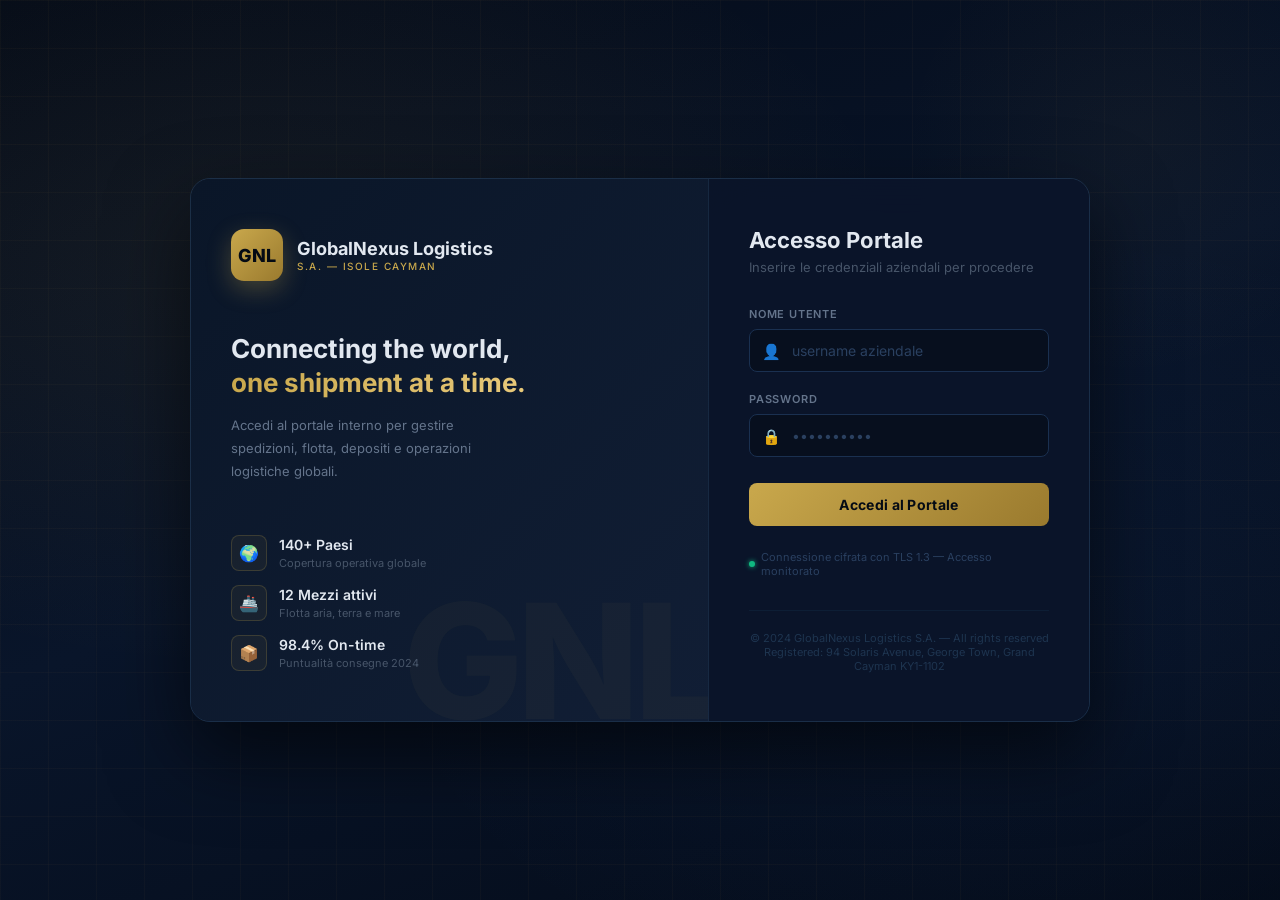
<file: index.html>
<!DOCTYPE html>
<html lang="it">
<head>
  <meta charset="UTF-8">
  <meta http-equiv="refresh" content="0; url=pages/login.html">
  <meta name="viewport" content="width=device-width, initial-scale=1.0">
  <title>GlobalNexus Logistics S.A.</title>
  <style>
    body { margin: 0; background: #080f1e; display: flex; align-items: center; justify-content: center; height: 100vh; font-family: sans-serif; color: #94a3b8; font-size: 14px; }
  </style>
</head>
<body>
  <p>Reindirizzamento in corso… <a href="pages/login.html" style="color:#c9a84c;">Clicca qui</a></p>
</body>
</html>
</file>
<file: css/main.css>
/* ============================================================
   GLOBALNEXUS LOGISTICS S.A. — MAIN STYLESHEET
   ============================================================ */

@import url('./fonts/inter.css');

/* ============================================================
   CSS VARIABLES
   ============================================================ */
:root {
  --bg-primary:      #080f1e;
  --bg-secondary:    #0d1a2e;
  --bg-surface:      #111e35;
  --bg-card:         #132040;
  --bg-sidebar:      #060d1a;
  --bg-hover:        #1a2d4a;
  --accent-gold:     #c9a84c;
  --accent-gold-lt:  #e8c97a;
  --accent-gold-dk:  #9a7a2e;
  --accent-blue:     #3b82f6;
  --text-primary:    #e2e8f0;
  --text-secondary:  #94a3b8;
  --text-muted:      #475569;
  --border:          #1a3050;
  --border-lt:       #2a4870;
  --success:         #10b981;
  --warning:         #f59e0b;
  --danger:          #ef4444;
  --info:            #3b82f6;
  --sidebar-w:       260px;
  --header-h:        64px;
  --ease:            0.2s ease;
  --radius:          10px;
  --shadow:          0 4px 24px rgba(0,0,0,0.45);
}

/* ============================================================
   RESET & BASE
   ============================================================ */
*, *::before, *::after { margin:0; padding:0; box-sizing:border-box; }

html, body {
  height: 100%;
  font-family: 'Inter', sans-serif;
  background: var(--bg-primary);
  color: var(--text-primary);
  font-size: 14px;
  line-height: 1.6;
  -webkit-font-smoothing: antialiased;
}

a { color: inherit; text-decoration: none; }

/* ============================================================
   LAYOUT
   ============================================================ */
.app-container {
  display: flex;
  min-height: 100vh;
}

/* ============================================================
   SIDEBAR
   ============================================================ */
.sidebar {
  width: var(--sidebar-w);
  background: var(--bg-sidebar);
  border-right: 1px solid var(--border);
  display: flex;
  flex-direction: column;
  position: fixed;
  top: 0; left: 0;
  height: 100vh;
  z-index: 100;
  transition: transform var(--ease);
  overflow-y: auto;
  overflow-x: hidden;
}

.sidebar::-webkit-scrollbar { width: 3px; }
.sidebar::-webkit-scrollbar-track { background: transparent; }
.sidebar::-webkit-scrollbar-thumb { background: var(--border); border-radius: 2px; }

/* Brand */
.sidebar-brand {
  padding: 20px 18px 16px;
  border-bottom: 1px solid var(--border);
  display: flex;
  align-items: center;
  gap: 12px;
  flex-shrink: 0;
  user-select: none;
}

.brand-logo {
  width: 40px; height: 40px;
  background: linear-gradient(135deg, var(--accent-gold), var(--accent-gold-dk));
  border-radius: 9px;
  display: flex; align-items: center; justify-content: center;
  font-size: 13px; font-weight: 800;
  color: #040a14;
  letter-spacing: -0.5px;
  flex-shrink: 0;
  box-shadow: 0 4px 12px rgba(201,168,76,0.25);
}

.brand-text { line-height: 1.2; }

.brand-name {
  font-size: 14px; font-weight: 700;
  color: var(--text-primary);
}

.brand-sub {
  font-size: 10px; font-weight: 500;
  color: var(--accent-gold);
  letter-spacing: 1.2px;
  text-transform: uppercase;
}

/* Navigation */
.sidebar-nav { flex: 1; padding: 10px; }

.nav-label {
  font-size: 10px; font-weight: 600;
  text-transform: uppercase; letter-spacing: 1.5px;
  color: var(--text-muted);
  padding: 14px 8px 5px;
  display: block;
}

.nav-link {
  display: flex; align-items: center; gap: 10px;
  padding: 9px 12px;
  border-radius: 7px;
  color: var(--text-secondary);
  font-size: 13.5px; font-weight: 500;
  transition: all var(--ease);
  margin-bottom: 2px;
  white-space: nowrap;
  border-left: 3px solid transparent;
}

.nav-link:hover {
  background: var(--bg-hover);
  color: var(--text-primary);
}

.nav-link.active {
  background: rgba(201,168,76,0.12);
  color: var(--accent-gold);
  border-left-color: var(--accent-gold);
}

.nav-icon { width: 20px; text-align: center; font-size: 15px; flex-shrink: 0; }

/* Footer */
.sidebar-footer {
  padding: 12px;
  border-top: 1px solid var(--border);
  flex-shrink: 0;
}

.logout-btn {
  width: 100%;
  display: flex; align-items: center; gap: 10px;
  padding: 9px 12px;
  background: transparent;
  border: 1px solid var(--border);
  border-radius: 7px;
  color: var(--text-secondary);
  font-family: 'Inter', sans-serif;
  font-size: 13px; font-weight: 500;
  cursor: pointer;
  transition: all var(--ease);
}

.logout-btn:hover {
  background: rgba(239,68,68,0.1);
  border-color: var(--danger);
  color: var(--danger);
}

/* ============================================================
   MAIN CONTENT
   ============================================================ */
.main-content {
  flex: 1;
  margin-left: var(--sidebar-w);
  display: flex;
  flex-direction: column;
  min-height: 100vh;
}

/* Top Header */
.top-header {
  height: var(--header-h);
  background: var(--bg-secondary);
  border-bottom: 1px solid var(--border);
  display: flex; align-items: center; justify-content: space-between;
  padding: 0 28px;
  position: sticky; top: 0; z-index: 90;
}

.header-left { display: flex; align-items: center; gap: 16px; }

.sidebar-toggle {
  display: none;
  background: none; border: none;
  color: var(--text-secondary);
  font-size: 20px; cursor: pointer;
  padding: 4px 8px; border-radius: 6px;
  transition: all var(--ease);
}

.sidebar-toggle:hover { background: var(--bg-hover); color: var(--text-primary); }

.page-title { font-size: 17px; font-weight: 600; }

.header-right { display: flex; align-items: center; gap: 12px; }

.status-indicator {
  display: flex; align-items: center; gap: 6px;
  font-size: 11px; color: var(--success);
}

.status-dot {
  width: 7px; height: 7px;
  border-radius: 50%;
  background: var(--success);
  box-shadow: 0 0 6px var(--success);
  animation: pulse-dot 2s ease-in-out infinite;
}

@keyframes pulse-dot {
  0%, 100% { opacity: 1; }
  50% { opacity: 0.5; }
}

.user-badge {
  display: flex; align-items: center; gap: 9px;
  padding: 5px 12px;
  background: var(--bg-surface);
  border: 1px solid var(--border);
  border-radius: 20px;
  cursor: default;
  transition: border-color var(--ease);
}

.user-badge:hover { border-color: var(--accent-gold); }

.user-avatar {
  width: 26px; height: 26px;
  background: linear-gradient(135deg, var(--accent-gold), var(--accent-gold-dk));
  border-radius: 50%;
  display: flex; align-items: center; justify-content: center;
  font-size: 11px; font-weight: 700;
  color: #040a14;
}

.user-name { font-size: 13px; font-weight: 500; }

/* ============================================================
   CONTENT BODY
   ============================================================ */
.content-body { flex: 1; padding: 28px; }

/* ============================================================
   CARDS
   ============================================================ */
.card {
  background: var(--bg-card);
  border: 1px solid var(--border);
  border-radius: var(--radius);
  overflow: hidden;
}

.card-header {
  padding: 16px 22px;
  border-bottom: 1px solid var(--border);
  display: flex; align-items: center; justify-content: space-between;
}

.card-title { font-size: 14px; font-weight: 600; }
.card-subtitle { font-size: 12px; color: var(--text-muted); margin-top: 2px; }

/* ============================================================
   STATS GRID
   ============================================================ */
.stats-grid {
  display: grid;
  grid-template-columns: repeat(auto-fill, minmax(180px, 1fr));
  gap: 16px;
  margin-bottom: 24px;
}

.stat-card {
  background: var(--bg-card);
  border: 1px solid var(--border);
  border-radius: var(--radius);
  padding: 20px;
  transition: all var(--ease);
}

.stat-card:hover {
  border-color: var(--accent-gold);
  transform: translateY(-2px);
  box-shadow: var(--shadow);
}

.stat-label {
  font-size: 10.5px; font-weight: 600;
  text-transform: uppercase; letter-spacing: 1px;
  color: var(--text-muted);
  margin-bottom: 10px;
}

.stat-value {
  font-size: 28px; font-weight: 700;
  line-height: 1;
  margin-bottom: 6px;
}

.stat-value.gold    { color: var(--accent-gold); }
.stat-value.success { color: var(--success); }
.stat-value.info    { color: var(--info); }
.stat-value.warning { color: var(--warning); }

.stat-desc { font-size: 11px; color: var(--text-muted); }

/* ============================================================
   TABLE TOOLBAR
   ============================================================ */
.table-toolbar {
  padding: 14px 20px;
  border-bottom: 1px solid var(--border);
  display: flex; align-items: center; justify-content: space-between;
  gap: 12px;
  flex-wrap: wrap;
}

.search-wrap { position: relative; }

.search-input {
  background: var(--bg-secondary);
  border: 1px solid var(--border);
  border-radius: 7px;
  padding: 8px 14px 8px 36px;
  color: var(--text-primary);
  font-family: 'Inter', sans-serif;
  font-size: 13px;
  width: 240px;
  transition: all var(--ease);
}

.search-input::placeholder { color: var(--text-muted); }

.search-input:focus {
  outline: none;
  border-color: var(--accent-gold);
  box-shadow: 0 0 0 3px rgba(201,168,76,0.1);
}

.search-icon {
  position: absolute; left: 11px; top: 50%;
  transform: translateY(-50%);
  font-size: 13px; color: var(--text-muted);
  pointer-events: none;
}

.record-count { font-size: 12px; color: var(--text-muted); }
.record-count strong { color: var(--text-secondary); }

/* ============================================================
   DATA TABLE
   ============================================================ */
.table-wrapper { overflow-x: auto; }

.data-table {
  width: 100%;
  border-collapse: collapse;
  font-size: 13.5px;
}

.data-table thead { background: var(--bg-secondary); }

.data-table thead th {
  padding: 11px 16px;
  text-align: left;
  font-size: 10.5px; font-weight: 600;
  text-transform: uppercase; letter-spacing: 0.8px;
  color: var(--text-muted);
  border-bottom: 1px solid var(--border);
  white-space: nowrap;
}

.data-table tbody tr {
  border-bottom: 1px solid var(--border);
  transition: background var(--ease);
}

.data-table tbody tr:hover { background: var(--bg-hover); }
.data-table tbody tr:last-child { border-bottom: none; }

.data-table tbody td {
  padding: 13px 16px;
  color: var(--text-secondary);
  vertical-align: middle;
}

.data-table tbody td:first-child {
  color: var(--text-primary);
  font-weight: 500;
  font-family: 'Courier New', monospace;
  font-size: 12px;
}

/* ============================================================
   BADGES
   ============================================================ */
.badge {
  display: inline-flex; align-items: center;
  padding: 3px 10px;
  border-radius: 20px;
  font-size: 11px; font-weight: 600;
  letter-spacing: 0.3px;
  white-space: nowrap;
}

.badge-success  { background: rgba(16,185,129,0.14); color: #10b981; border: 1px solid rgba(16,185,129,0.28); }
.badge-danger   { background: rgba(239,68,68,0.14);  color: #ef4444; border: 1px solid rgba(239,68,68,0.28);  }
.badge-warning  { background: rgba(245,158,11,0.14); color: #f59e0b; border: 1px solid rgba(245,158,11,0.28); }
.badge-info     { background: rgba(59,130,246,0.14); color: #3b82f6; border: 1px solid rgba(59,130,246,0.28); }
.badge-gold     { background: rgba(201,168,76,0.14); color: var(--accent-gold); border: 1px solid rgba(201,168,76,0.28); }
.badge-secondary{ background: rgba(100,116,139,0.14);color: var(--text-secondary); border: 1px solid rgba(100,116,139,0.28); }
.badge-purple   { background: rgba(139,92,246,0.14); color: #a78bfa; border: 1px solid rgba(139,92,246,0.28); }

/* ============================================================
   LOADING & ERROR
   ============================================================ */
.loading-state {
  display: flex; flex-direction: column;
  align-items: center; justify-content: center;
  padding: 64px; gap: 14px;
  color: var(--text-muted);
}

.loading-spinner {
  width: 36px; height: 36px;
  border: 3px solid var(--border);
  border-top-color: var(--accent-gold);
  border-radius: 50%;
  animation: spin 0.8s linear infinite;
}

@keyframes spin { to { transform: rotate(360deg); } }

.empty-state {
  display: flex; flex-direction: column;
  align-items: center; justify-content: center;
  padding: 64px; gap: 10px;
  color: var(--text-muted);
  font-size: 14px;
}

.empty-icon { font-size: 40px; opacity: 0.4; }

.error-state {
  padding: 40px; text-align: center;
  color: var(--danger); font-size: 13px;
}

/* ============================================================
   CONTAINER MANIFEST (nested content in containers table)
   ============================================================ */
.manifest-list {
  list-style: none;
  font-size: 11.5px;
  color: var(--text-muted);
  line-height: 1.9;
}

.manifest-list li::before { content: "› "; color: var(--accent-gold); }

/* ============================================================
   PROGRESS BAR (for warehouse utilization)
   ============================================================ */
.progress-bar-wrap {
  display: flex; align-items: center; gap: 8px;
}

.progress-bar {
  flex: 1; height: 6px;
  background: var(--bg-secondary);
  border-radius: 3px;
  overflow: hidden;
}

.progress-fill {
  height: 100%;
  border-radius: 3px;
  background: linear-gradient(90deg, var(--accent-gold-dk), var(--accent-gold));
  transition: width 0.5s ease;
}

.progress-fill.high { background: linear-gradient(90deg, #dc2626, #ef4444); }
.progress-fill.mid  { background: linear-gradient(90deg, #d97706, #f59e0b); }

.progress-label { font-size: 12px; font-weight: 600; color: var(--text-secondary); min-width: 36px; text-align: right; }

/* ============================================================
   HEADER LOGOUT BUTTON
   ============================================================ */
.header-logout-btn {
  display: flex; align-items: center; gap: 6px;
  padding: 6px 14px;
  background: transparent;
  border: 1px solid var(--border);
  border-radius: 20px;
  color: var(--text-secondary);
  font-family: 'Inter', sans-serif;
  font-size: 12px; font-weight: 500;
  cursor: pointer;
  transition: all var(--ease);
  white-space: nowrap;
}

.header-logout-btn:hover {
  background: rgba(239,68,68,0.12);
  border-color: var(--danger);
  color: var(--danger);
}

.header-logout-btn span {
  font-size: 14px;
}

/* ============================================================
   RESPONSIVE
   ============================================================ */
@media (max-width: 900px) {
  .sidebar { transform: translateX(-100%); }
  .sidebar.open { transform: translateX(0); box-shadow: 4px 0 30px rgba(0,0,0,0.5); }
  .main-content { margin-left: 0; }
  .sidebar-toggle { display: flex; }
  .stats-grid { grid-template-columns: repeat(2,1fr); }
  .search-input { width: 180px; }
}

@media (max-width: 600px) {
  .content-body { padding: 16px; }
  .stats-grid { grid-template-columns: repeat(2,1fr); gap: 10px; }
  .table-toolbar { flex-direction: column; align-items: flex-start; }
}
</file>
<file: css/dashboard.css>
/* ============================================================
   GLOBALNEXUS LOGISTICS S.A. — DASHBOARD STYLESHEET
   ============================================================ */

/* ============================================================
   HERO BANNER
   ============================================================ */
.dashboard-hero {
  background: linear-gradient(135deg, rgba(201,168,76,0.08) 0%, rgba(59,130,246,0.04) 100%);
  border: 1px solid var(--border);
  border-radius: 16px;
  padding: 40px 44px;
  margin-bottom: 28px;
  position: relative;
  overflow: hidden;
}

.dashboard-hero::before {
  content: '';
  position: absolute; inset: 0;
  background:
    radial-gradient(ellipse at 90% 50%, rgba(201,168,76,0.06), transparent 50%);
  pointer-events: none;
}

.dashboard-hero::after {
  content: 'GNL';
  position: absolute;
  right: 44px; top: 50%;
  transform: translateY(-50%);
  font-size: 130px; font-weight: 900;
  color: rgba(201,168,76,0.04);
  line-height: 1; pointer-events: none;
  letter-spacing: -5px;
}

.hero-eyebrow {
  display: inline-flex; align-items: center; gap: 6px;
  padding: 4px 12px;
  background: rgba(201,168,76,0.1);
  border: 1px solid rgba(201,168,76,0.25);
  border-radius: 20px;
  font-size: 10.5px; font-weight: 700;
  color: var(--accent-gold);
  letter-spacing: 1px; text-transform: uppercase;
  margin-bottom: 16px;
}

.hero-eyebrow-dot { width: 5px; height: 5px; background: var(--accent-gold); border-radius: 50%; }

.hero-title {
  font-size: 30px; font-weight: 700;
  color: var(--text-primary); line-height: 1.2;
  margin-bottom: 12px;
  position: relative; z-index: 1;
}

.hero-title .highlight {
  background: linear-gradient(90deg, var(--accent-gold), var(--accent-gold-lt));
  -webkit-background-clip: text; -webkit-text-fill-color: transparent; background-clip: text;
}

.hero-sub {
  font-size: 14px; color: var(--text-secondary);
  line-height: 1.75; max-width: 520px;
  position: relative; z-index: 1;
}

.hero-meta {
  display: flex; gap: 24px;
  margin-top: 24px;
  position: relative; z-index: 1;
}

.hero-meta-item { font-size: 12px; color: var(--text-muted); }
.hero-meta-item strong { display: block; font-size: 18px; font-weight: 700; color: var(--accent-gold); }

/* ============================================================
   SECTION LAYOUT
   ============================================================ */
.dash-section {
  margin-bottom: 40px;
  scroll-margin-top: calc(var(--header-h) + 20px);
}

.section-header { margin-bottom: 22px; }

.section-eyebrow {
  font-size: 10.5px; font-weight: 700;
  text-transform: uppercase; letter-spacing: 2px;
  color: var(--accent-gold); margin-bottom: 6px;
}

.section-title {
  font-size: 22px; font-weight: 700;
  color: var(--text-primary); margin-bottom: 4px;
}

.section-divider {
  width: 36px; height: 3px;
  background: linear-gradient(90deg, var(--accent-gold), transparent);
  border-radius: 2px;
  margin-top: 10px;
}

/* ============================================================
   CHI SIAMO — Feature cards
   ============================================================ */
.who-grid {
  display: grid;
  grid-template-columns: repeat(auto-fill, minmax(230px, 1fr));
  gap: 16px;
}

.who-card {
  background: var(--bg-card);
  border: 1px solid var(--border);
  border-radius: 12px;
  padding: 24px;
  transition: all var(--ease);
}

.who-card:hover {
  border-color: rgba(201,168,76,0.3);
  transform: translateY(-3px);
  box-shadow: 0 12px 36px rgba(0,0,0,0.35);
}

.who-icon {
  font-size: 26px; margin-bottom: 14px; display: block;
}

.who-title { font-size: 14px; font-weight: 600; color: var(--text-primary); margin-bottom: 8px; }
.who-desc  { font-size: 12.5px; color: var(--text-muted); line-height: 1.7; }

/* Timeline pill (history) */
.history-line {
  display: flex; flex-direction: column; gap: 0;
  margin-top: 24px;
  border-left: 2px solid var(--border);
  padding-left: 20px;
}

.history-item { position: relative; padding-bottom: 22px; }
.history-item:last-child { padding-bottom: 0; }

.history-item::before {
  content: '';
  position: absolute; left: -26px; top: 5px;
  width: 10px; height: 10px;
  border-radius: 50%;
  background: var(--accent-gold);
  border: 2px solid var(--bg-primary);
  box-shadow: 0 0 0 2px var(--accent-gold);
}

.history-year { font-size: 11px; font-weight: 700; color: var(--accent-gold); margin-bottom: 4px; }
.history-text { font-size: 13px; color: var(--text-secondary); }

/* ============================================================
   OBIETTIVI — KPI list
   ============================================================ */
.objectives-grid {
  display: grid;
  grid-template-columns: repeat(auto-fill, minmax(280px, 1fr));
  gap: 14px;
}

.objective-card {
  background: var(--bg-card);
  border: 1px solid var(--border);
  border-radius: 12px;
  padding: 20px;
  display: flex; gap: 16px; align-items: flex-start;
  transition: all var(--ease);
}

.objective-card:hover { border-color: rgba(201,168,76,0.3); }

.obj-num {
  flex-shrink: 0;
  width: 32px; height: 32px;
  background: rgba(201,168,76,0.1);
  border: 1px solid rgba(201,168,76,0.25);
  border-radius: 8px;
  display: flex; align-items: center; justify-content: center;
  font-size: 13px; font-weight: 700;
  color: var(--accent-gold);
}

.obj-title { font-size: 13.5px; font-weight: 600; color: var(--text-primary); margin-bottom: 5px; }
.obj-desc  { font-size: 12px; color: var(--text-muted); line-height: 1.6; }

/* KPI Progress */
.kpi-section { margin-top: 28px; }

.kpi-grid {
  display: grid;
  grid-template-columns: repeat(auto-fill, minmax(200px, 1fr));
  gap: 14px;
  margin-top: 16px;
}

.kpi-card {
  background: var(--bg-card);
  border: 1px solid var(--border);
  border-radius: 10px;
  padding: 18px;
}

.kpi-name { font-size: 11px; color: var(--text-muted); text-transform: uppercase; letter-spacing: 0.8px; margin-bottom: 10px; }
.kpi-value { font-size: 24px; font-weight: 700; color: var(--text-primary); margin-bottom: 8px; }
.kpi-value.gold { color: var(--accent-gold); }

.kpi-bar { height: 5px; background: var(--bg-secondary); border-radius: 3px; overflow: hidden; }
.kpi-fill { height: 100%; border-radius: 3px; background: linear-gradient(90deg, var(--accent-gold-dk), var(--accent-gold)); }

/* ============================================================
   DOVE OPERIAMO — Regions
   ============================================================ */
.regions-grid {
  display: grid;
  grid-template-columns: repeat(auto-fill, minmax(210px, 1fr));
  gap: 14px;
}

.region-card {
  background: var(--bg-card);
  border: 1px solid var(--border);
  border-radius: 10px;
  padding: 18px 20px;
  transition: all var(--ease);
}

.region-card:hover { border-color: rgba(201,168,76,0.3); transform: translateY(-2px); }

.region-header {
  display: flex; align-items: center; gap: 10px;
  margin-bottom: 12px;
}

.region-flag { font-size: 20px; }
.region-name { font-size: 13.5px; font-weight: 600; color: var(--text-primary); }

.region-countries { font-size: 11.5px; color: var(--text-muted); line-height: 1.9; }

.region-offices {
  margin-top: 10px; padding-top: 10px;
  border-top: 1px solid var(--border);
  font-size: 11px; color: var(--text-muted);
}

.region-offices strong { color: var(--accent-gold); font-weight: 600; }

/* ============================================================
   CONTATTI
   ============================================================ */
.contacts-grid {
  display: grid;
  grid-template-columns: repeat(auto-fill, minmax(220px, 1fr));
  gap: 16px;
}

.contact-card {
  background: var(--bg-card);
  border: 1px solid var(--border);
  border-radius: 12px;
  padding: 22px;
  transition: all var(--ease);
}

.contact-card:hover { border-color: rgba(201,168,76,0.3); }

.contact-badge {
  display: inline-block;
  font-size: 10px; font-weight: 700;
  text-transform: uppercase; letter-spacing: 1px;
  color: var(--accent-gold);
  margin-bottom: 12px;
}

.contact-name { font-size: 15px; font-weight: 600; color: var(--text-primary); margin-bottom: 4px; }
.contact-role { font-size: 12px; color: var(--text-muted); margin-bottom: 14px; }

.contact-info-list { list-style: none; }
.contact-info-list li {
  display: flex; gap: 8px; align-items: flex-start;
  font-size: 12.5px; color: var(--text-secondary);
  line-height: 1.7;
}

.contact-info-list li .ci { flex-shrink: 0; color: var(--accent-gold); font-size: 13px; }
.contact-info-list li a  { color: var(--accent-blue); }

/* HQ Card */
.hq-card {
  background: linear-gradient(135deg, rgba(201,168,76,0.07), rgba(201,168,76,0.02));
  border-color: rgba(201,168,76,0.2);
}

.hq-label {
  font-size: 10px; font-weight: 700;
  text-transform: uppercase; letter-spacing: 1.5px;
  color: var(--accent-gold); margin-bottom: 6px;
}

/* ============================================================
   RESPONSIVE ADJUSTMENTS
   ============================================================ */
@media (max-width: 700px) {
  .dashboard-hero { padding: 28px 24px; }
  .hero-title { font-size: 22px; }
  .hero-meta { gap: 16px; }
  .dashboard-hero::after { display: none; }
}
</file>
<file: css/login.css>
/* ============================================================
   GLOBALNEXUS LOGISTICS S.A. — LOGIN PAGE STYLESHEET
   ============================================================ */

@import url('./fonts/inter.css');

*, *::before, *::after { margin:0; padding:0; box-sizing:border-box; }

html, body {
  height: 100%;
  font-family: 'Inter', sans-serif;
  background: var(--bg-primary, #080f1e);
  color: #e2e8f0;
  font-size: 14px;
  -webkit-font-smoothing: antialiased;
}

/* ============================================================
   LOGIN PAGE WRAPPER
   ============================================================ */
.login-page {
  min-height: 100vh;
  background:
    radial-gradient(ellipse at 20% 30%, rgba(201,168,76,0.08) 0%, transparent 45%),
    radial-gradient(ellipse at 80% 70%, rgba(59,130,246,0.06) 0%, transparent 45%),
    linear-gradient(160deg, #040b18 0%, #09152a 50%, #040b18 100%);
  display: flex;
  align-items: center;
  justify-content: center;
  position: relative;
  overflow: hidden;
  padding: 20px;
}

/* Grid pattern overlay */
.login-page::before {
  content: '';
  position: absolute; inset: 0;
  background-image:
    linear-gradient(rgba(201,168,76,0.035) 1px, transparent 1px),
    linear-gradient(90deg, rgba(201,168,76,0.035) 1px, transparent 1px);
  background-size: 48px 48px;
  pointer-events: none;
}

/* Decorative corner shapes */
.login-page::after {
  content: '';
  position: absolute;
  width: 500px; height: 500px;
  right: -100px; top: -100px;
  border-radius: 50%;
  background: radial-gradient(circle, rgba(201,168,76,0.04) 0%, transparent 65%);
  pointer-events: none;
}

/* ============================================================
   SPLIT LAYOUT
   ============================================================ */
.login-wrapper {
  position: relative; z-index: 1;
  display: flex; gap: 0;
  width: 100%; max-width: 900px;
  border-radius: 20px;
  overflow: hidden;
  box-shadow: 0 32px 80px rgba(0,0,0,0.6);
  border: 1px solid rgba(30,53,80,0.8);
}

/* Left panel — branding */
.login-panel-left {
  flex: 1;
  background: linear-gradient(135deg, #0a1628, #111e35);
  padding: 50px 40px;
  display: flex; flex-direction: column;
  justify-content: space-between;
  border-right: 1px solid rgba(30,53,80,0.6);
  position: relative;
  overflow: hidden;
}

.login-panel-left::before {
  content: 'GNL';
  position: absolute;
  bottom: -20px; right: -10px;
  font-size: 160px; font-weight: 900;
  color: rgba(201,168,76,0.04);
  line-height: 1; pointer-events: none;
  letter-spacing: -6px;
}

.panel-brand {
  display: flex; align-items: center; gap: 14px;
}

.panel-logo {
  width: 52px; height: 52px;
  background: linear-gradient(135deg, #c9a84c, #9a7a2e);
  border-radius: 13px;
  display: flex; align-items: center; justify-content: center;
  font-size: 18px; font-weight: 800;
  color: #040a14;
  box-shadow: 0 8px 24px rgba(201,168,76,0.3);
  flex-shrink: 0;
}

.panel-company { line-height: 1.3; }
.panel-company-name { font-size: 18px; font-weight: 700; color: #e2e8f0; }
.panel-company-sub  { font-size: 10px; font-weight: 500; color: #c9a84c; letter-spacing: 1.5px; text-transform: uppercase; }

.panel-tagline {
  position: relative; z-index: 1;
}

.panel-tagline h2 {
  font-size: 26px; font-weight: 700;
  color: #e2e8f0; line-height: 1.3;
  margin-bottom: 14px;
}

.panel-tagline h2 span {
  background: linear-gradient(90deg, #c9a84c, #e8c97a);
  -webkit-background-clip: text; -webkit-text-fill-color: transparent; background-clip: text;
}

.panel-tagline p {
  font-size: 13px; color: #64748b; line-height: 1.8; max-width: 280px;
}

.panel-stats {
  display: flex; flex-direction: column; gap: 14px;
  position: relative; z-index: 1;
}

.panel-stat {
  display: flex; align-items: center; gap: 12px;
}

.panel-stat-icon {
  width: 36px; height: 36px;
  border: 1px solid rgba(201,168,76,0.2);
  border-radius: 8px;
  display: flex; align-items: center; justify-content: center;
  font-size: 16px;
  background: rgba(201,168,76,0.06);
  flex-shrink: 0;
}

.panel-stat-text strong { display: block; font-size: 14px; font-weight: 600; color: #e2e8f0; }
.panel-stat-text span   { font-size: 11px; color: #475569; }

/* Right panel — form */
.login-panel-right {
  width: 380px;
  background: rgba(11, 21, 42, 0.95);
  backdrop-filter: blur(20px);
  padding: 48px 40px;
  display: flex; flex-direction: column;
  justify-content: center;
}

/* ============================================================
   FORM
   ============================================================ */
.login-form-title { font-size: 22px; font-weight: 700; color: #e2e8f0; margin-bottom: 6px; }
.login-form-sub   { font-size: 13px; color: #475569; margin-bottom: 32px; }

.form-group { margin-bottom: 20px; }

.form-label {
  display: block;
  font-size: 11px; font-weight: 600;
  text-transform: uppercase; letter-spacing: 0.8px;
  color: #64748b; margin-bottom: 8px;
}

.input-wrap { position: relative; }

.form-input {
  width: 100%;
  padding: 12px 16px 12px 42px;
  background: rgba(6,13,26,0.7);
  border: 1px solid #1a3050;
  border-radius: 8px;
  color: #e2e8f0;
  font-family: 'Inter', sans-serif;
  font-size: 14px;
  transition: all 0.2s ease;
  -webkit-appearance: none;
}

.form-input::placeholder { color: #2a4060; }

.form-input:focus {
  outline: none;
  border-color: #c9a84c;
  background: rgba(6,13,26,0.9);
  box-shadow: 0 0 0 3px rgba(201,168,76,0.1);
}

.input-icon {
  position: absolute; left: 13px; top: 50%;
  transform: translateY(-50%);
  font-size: 15px; color: #2a4870;
  pointer-events: none;
}

/* Error alert */
.login-error {
  background: rgba(239,68,68,0.1);
  border: 1px solid rgba(239,68,68,0.25);
  border-radius: 8px;
  padding: 11px 14px;
  color: #ef4444;
  font-size: 13px;
  margin-bottom: 16px;
  display: none;
  animation: shake 0.3s ease;
}

@keyframes shake {
  0%, 100% { transform: translateX(0); }
  25%       { transform: translateX(-6px); }
  75%       { transform: translateX(6px); }
}

/* Login button */
.login-btn {
  width: 100%;
  padding: 13px;
  background: linear-gradient(135deg, #c9a84c, #9a7a2e);
  border: none; border-radius: 8px;
  color: #040a14;
  font-family: 'Inter', sans-serif;
  font-size: 14px; font-weight: 700;
  cursor: pointer; letter-spacing: 0.3px;
  transition: all 0.2s ease;
  margin-top: 6px;
  position: relative; overflow: hidden;
}

.login-btn::after {
  content: '';
  position: absolute; inset: 0;
  background: linear-gradient(rgba(255,255,255,0.1), transparent);
  opacity: 0; transition: opacity 0.2s ease;
}

.login-btn:hover { transform: translateY(-1px); box-shadow: 0 8px 24px rgba(201,168,76,0.35); }
.login-btn:hover::after { opacity: 1; }
.login-btn:active { transform: translateY(0); box-shadow: none; }
.login-btn:disabled { opacity: 0.55; cursor: not-allowed; transform: none; box-shadow: none; }

/* Security notice */
.login-security {
  display: flex; align-items: center; justify-content: center;
  gap: 6px;
  margin-top: 24px;
  font-size: 11px; color: #2a4060;
}

.sec-dot {
  width: 6px; height: 6px;
  background: #10b981; border-radius: 50%;
  box-shadow: 0 0 5px #10b981;
}

.login-footer {
  margin-top: 32px;
  padding-top: 20px;
  border-top: 1px solid #0d1e35;
  text-align: center;
  font-size: 11px; color: #1e3550;
}

/* ============================================================
   RESPONSIVE
   ============================================================ */
@media (max-width: 760px) {
  .login-panel-left { display: none; }
  .login-wrapper { max-width: 400px; }
  .login-panel-right { width: 100%; }
}

@media (max-width: 440px) {
  .login-panel-right { padding: 36px 24px; }
}
</file>
